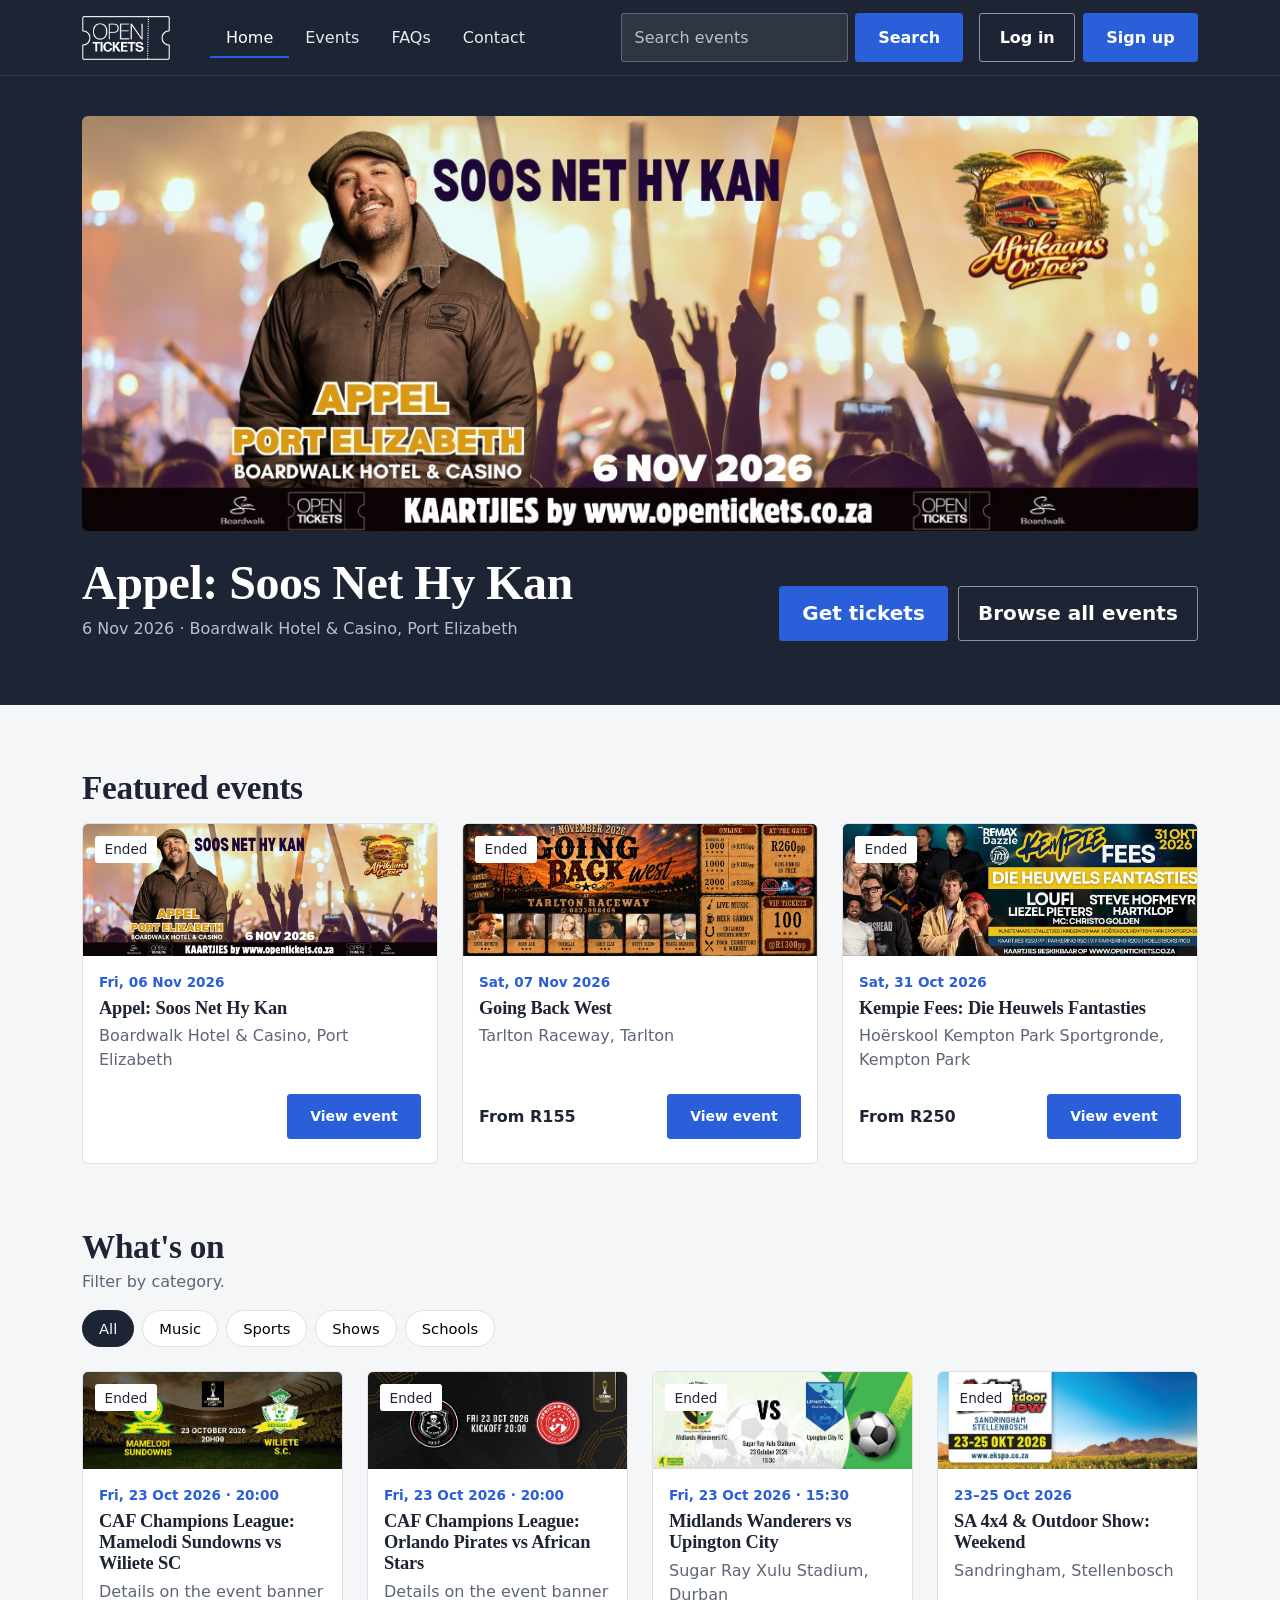
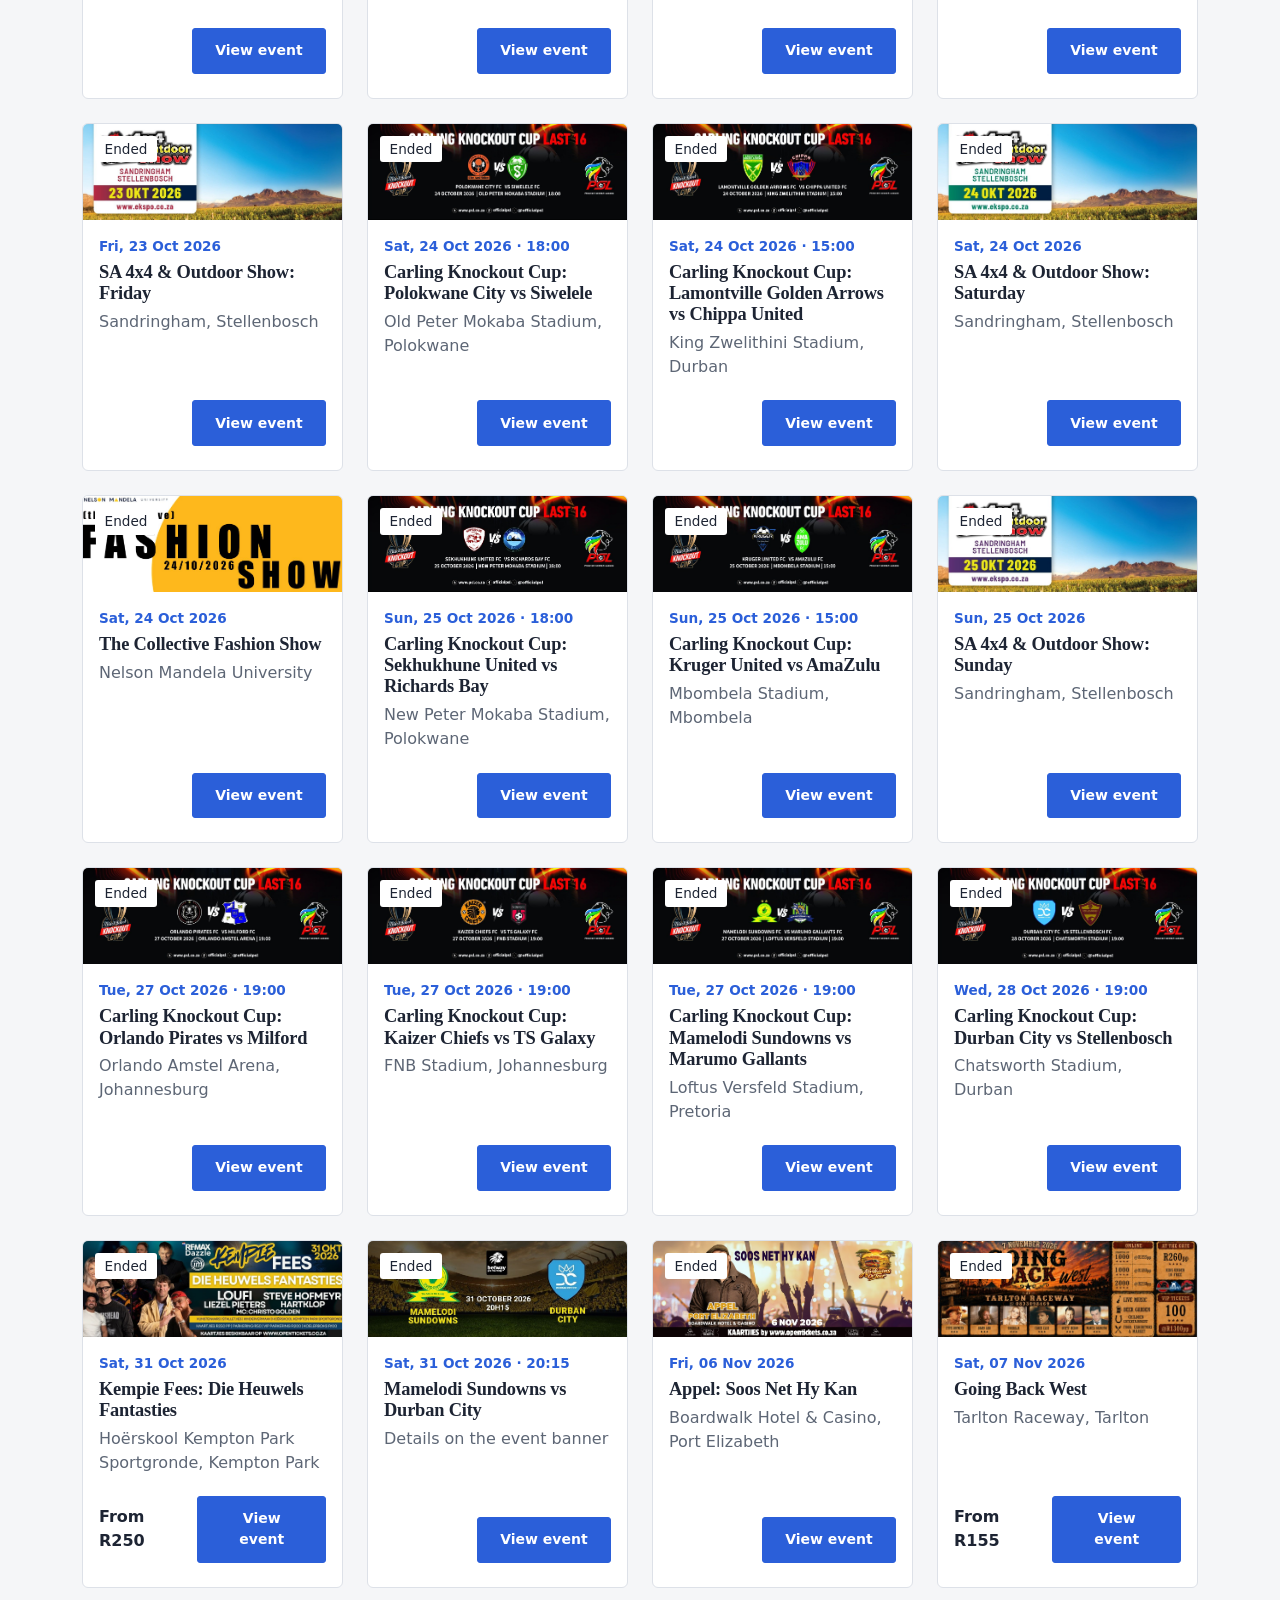
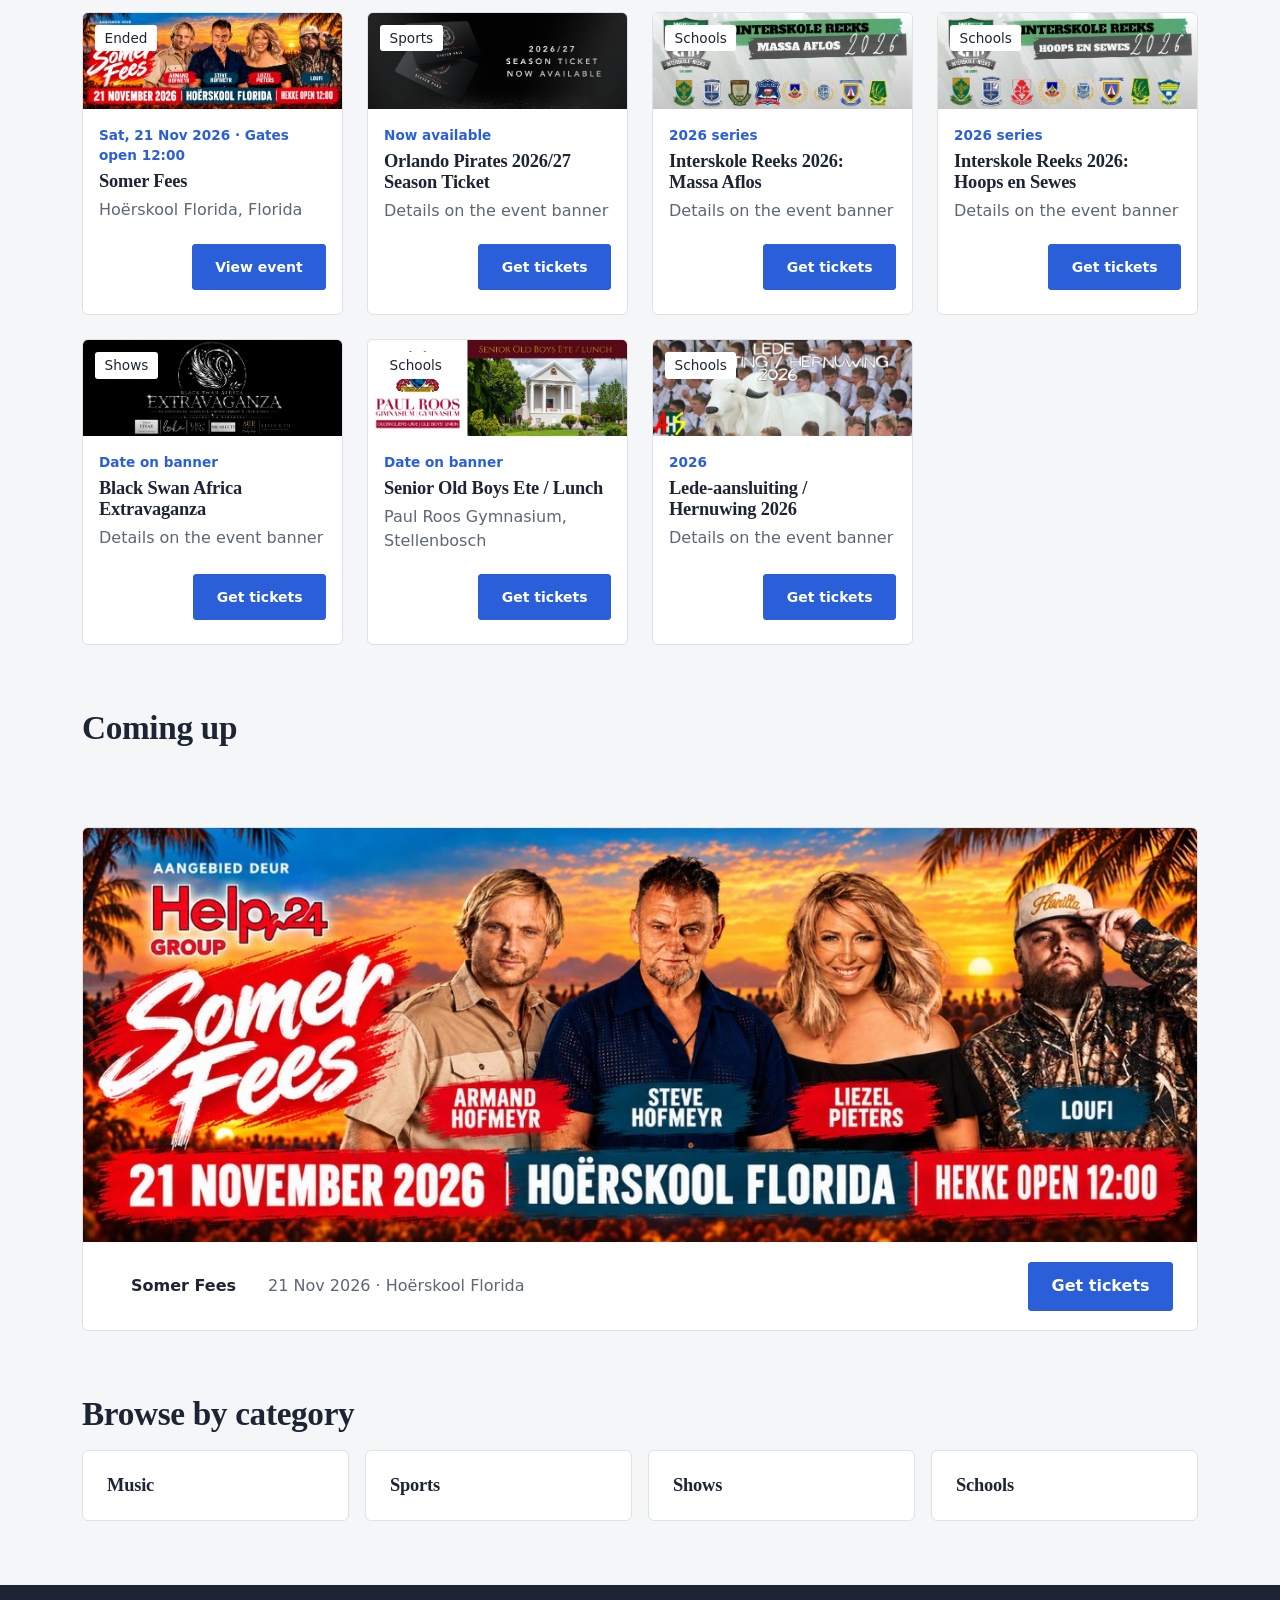
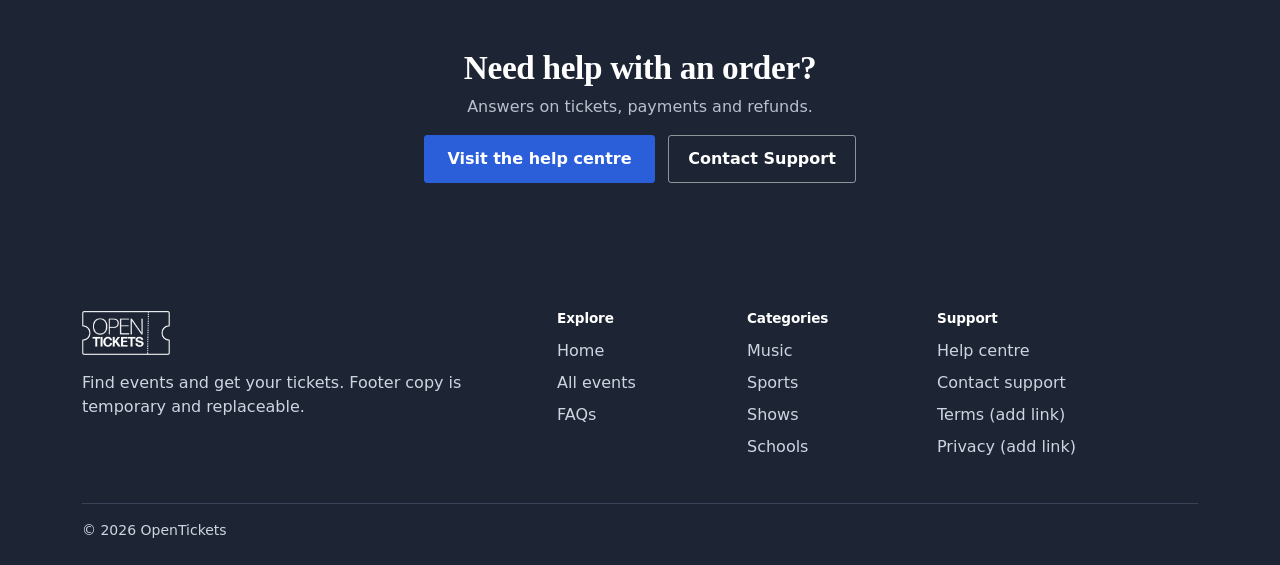
<file: index.html>
<!doctype html><html lang="en"><head><meta charset="utf-8"><meta name="viewport" content="width=device-width,initial-scale=1"><title>OpenTickets | Events and tickets</title><link rel="stylesheet" href="assets/css/bootstrap.min.css"><link rel="stylesheet" href="assets/css/variables.css"><link rel="stylesheet" href="assets/css/style.css"><link rel="stylesheet" href="assets/css/responsive.css"></head><body><a class="skip" href="#main">Skip to content</a><div id="site-header"></div><main id="main">
<section class="hero-ban" aria-label="Featured event"><div class="container"><a href="event-detail.html?id=1"><img src="assets/images/banners/hero-01.jpg" alt="Appel: Soos Net Hy Kan, Boardwalk Hotel and Casino, Port Elizabeth, 6 November 2026" width="1210" height="450"></a>
<div class="hero-info"><div><h1>Appel: Soos Net Hy Kan</h1><p>6 Nov 2026 · Boardwalk Hotel &amp; Casino, Port Elizabeth</p></div><div class="actions"><a class="btn btn-ot btn-lg" href="event-detail.html?id=1">Get tickets</a><a class="btn btn-ghost-light btn-lg" href="events.html">Browse all events</a></div></div></div></section>
<section class="section"><div class="container"><h2 class="mb-3">Featured events</h2><div class="ev-grid ev-grid--3" id="featured"></div></div></section>
<section class="section pt-0"><div class="container"><div class="mb-3"><h2 class="mb-1">What's on</h2><p class="muted m-0">Filter by category.</p></div>
<div class="chips" id="filters" role="group" aria-label="Filter events by category"><button class="chip is-active" data-filter="*" aria-pressed="true">All</button><button class="chip" data-filter="Music" aria-pressed="false">Music</button><button class="chip" data-filter="Sports" aria-pressed="false">Sports</button><button class="chip" data-filter="Shows" aria-pressed="false">Shows</button><button class="chip" data-filter="Schools" aria-pressed="false">Schools</button></div>
<div class="ev-grid" id="grid"></div></div></section>
<section class="section pt-0"><div class="container"><h2 class="mb-3">Coming up</h2><div class="ev-grid ev-grid--3" id="upcoming"></div></div></section>
<section class="section pt-0"><div class="container"><a class="promo-ban" href="event-detail.html?id=4"><img src="assets/images/events/event-04.jpg" alt="Somer Fees, Hoërskool Florida, 21 November 2026" loading="lazy" width="1210" height="486"><div><div><strong>Somer Fees</strong><br><span class="muted">21 Nov 2026 · Hoërskool Florida</span></div><span class="btn btn-ot">Get tickets</span></div></a></div></section>
<section class="section pt-0"><div class="container"><h2 class="mb-3">Browse by category</h2><div class="row g-3"><div class="col-6 col-md-3"><a class="cat-tile" href="events.html?cat=Music"><h3 class="m-0">Music</h3></a></div><div class="col-6 col-md-3"><a class="cat-tile" href="events.html?cat=Sports"><h3 class="m-0">Sports</h3></a></div><div class="col-6 col-md-3"><a class="cat-tile" href="events.html?cat=Shows"><h3 class="m-0">Shows</h3></a></div><div class="col-6 col-md-3"><a class="cat-tile" href="events.html?cat=Schools"><h3 class="m-0">Schools</h3></a></div></div></div></section>
<section class="section section--dark"><div class="container text-center"><h2>Need help with an order?</h2><p class="muted mb-3">Answers on tickets, payments and refunds.</p><a class="btn btn-ot" href="faqs.html">Visit the help centre</a> <a class="btn btn-ghost-light ms-sm-2" href="contact.html">Contact Support</a></div></section></main>
<div id="site-footer"></div><script src="assets/js/bootstrap.bundle.min.js"></script><script src="assets/js/main.js"></script><script src="assets/js/filters.js"></script><script>const S=OT.sorted();OT.render("#featured",[1,2,3].map(i=>OT.events[i-1]));OT.render("#grid",S);OT.render("#upcoming",S.filter(e=>e.date>=OT.today&&![1,2,3].includes(e.id)).slice(0,3))</script></body></html>
</file>
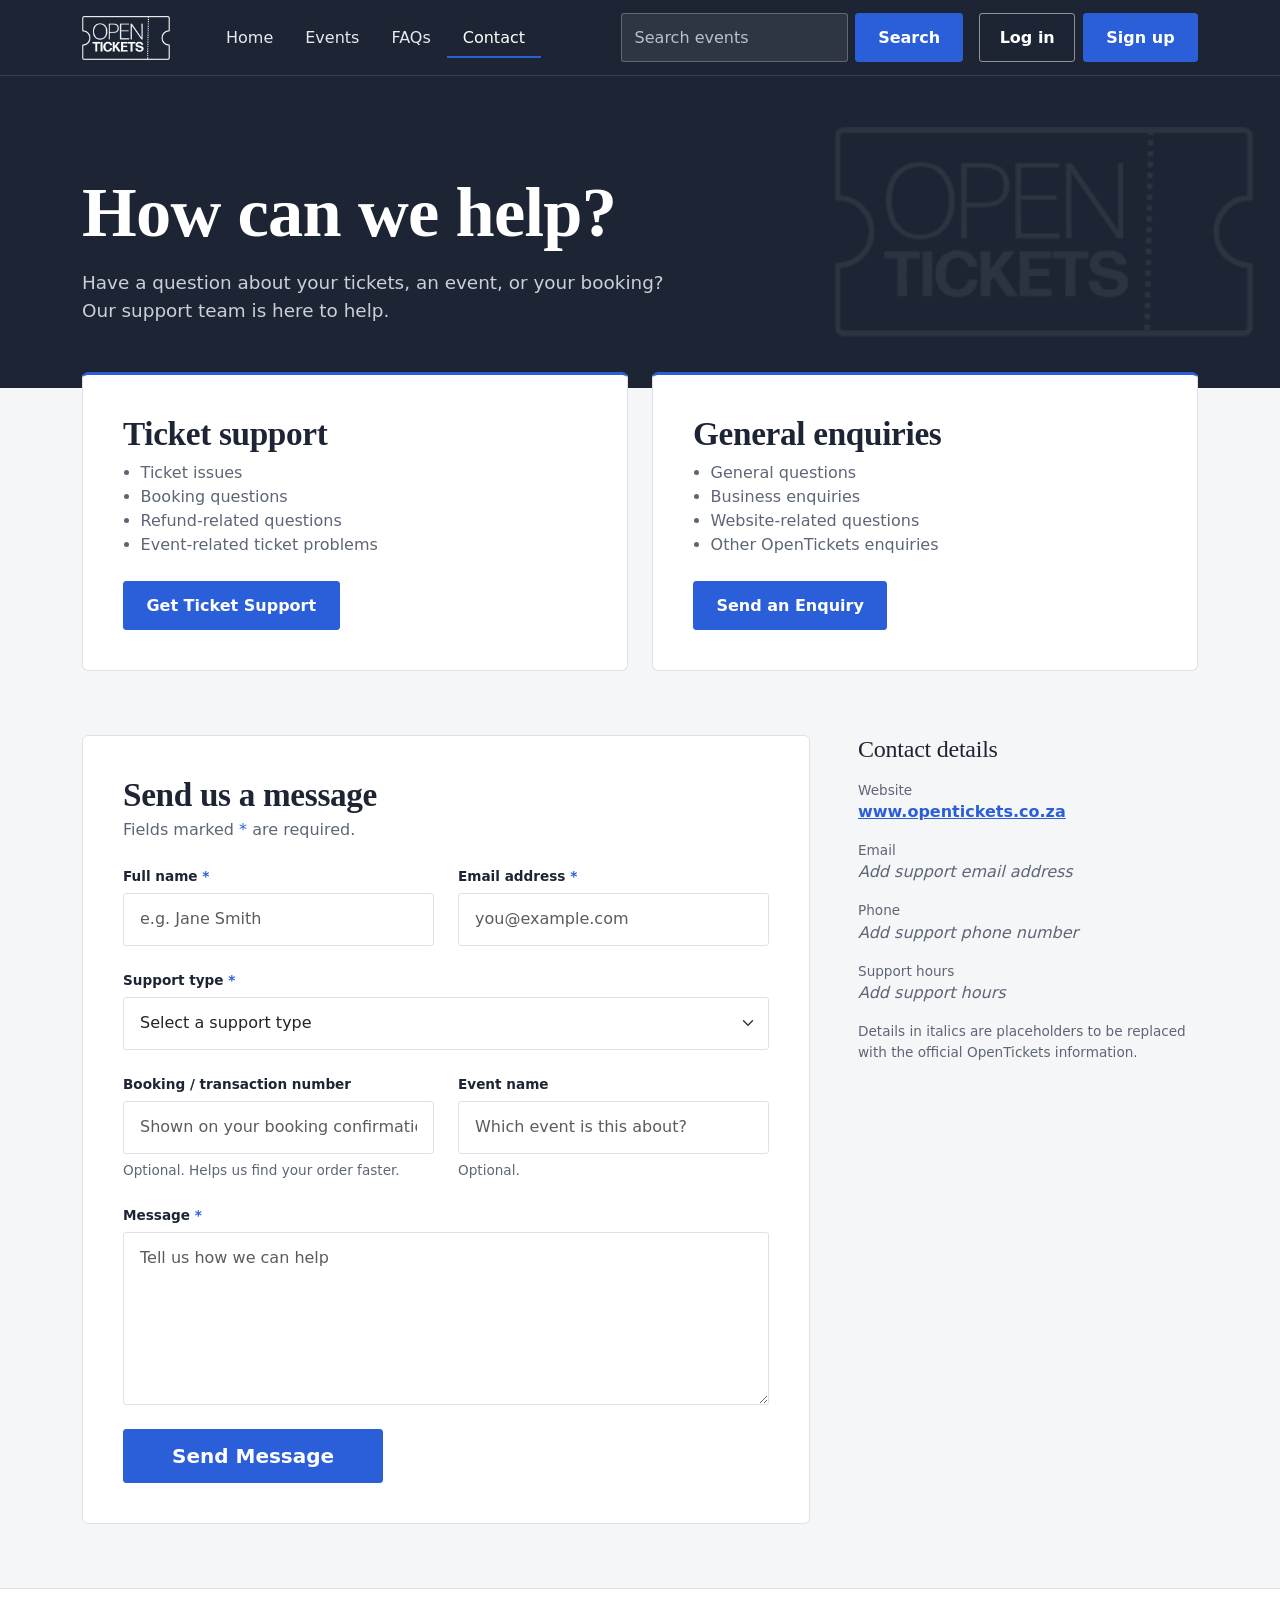
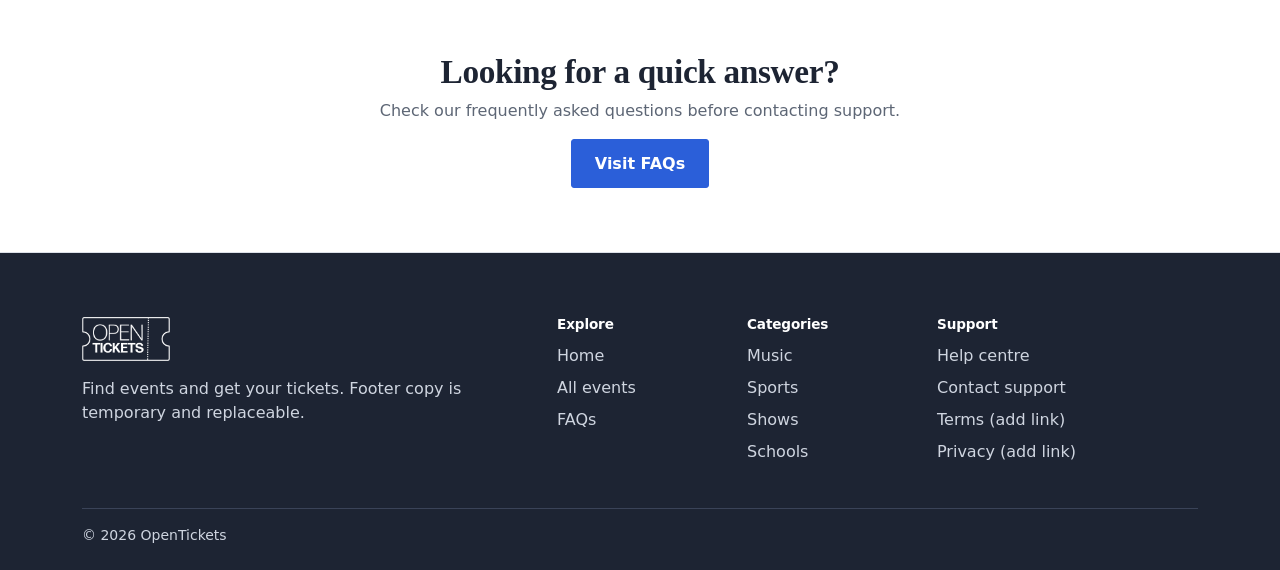
<file: contact.html>
<!doctype html><html lang="en"><head><meta charset="utf-8"><meta name="viewport" content="width=device-width,initial-scale=1"><title>Contact support | OpenTickets</title><link rel="stylesheet" href="assets/css/bootstrap.min.css"><link rel="stylesheet" href="assets/css/variables.css"><link rel="stylesheet" href="assets/css/style.css"><link rel="stylesheet" href="assets/css/responsive.css"></head><body><a class="skip" href="#main">Skip to content</a><div id="site-header"></div><main id="main">
<section class="contact-hero"><div class="container"><h1>How can we help?</h1><p>Have a question about your tickets, an event, or your booking? Our support team is here to help.</p></div></section>
<section class="support-cards" aria-label="Support options"><div class="container"><div class="row g-4">
<div class="col-md-6"><article class="support-card"><h2>Ticket support</h2><ul><li>Ticket issues</li><li>Booking questions</li><li>Refund-related questions</li><li>Event-related ticket problems</li></ul><a class="btn btn-ot" href="#contact-form" data-type="Ticket Support">Get Ticket Support</a></article></div>
<div class="col-md-6"><article class="support-card"><h2>General enquiries</h2><ul><li>General questions</li><li>Business enquiries</li><li>Website-related questions</li><li>Other OpenTickets enquiries</li></ul><a class="btn btn-ot" href="#contact-form" data-type="General Enquiry">Send an Enquiry</a></article></div>
</div></div></section>
<section class="section"><div class="container"><div class="row g-4 g-xl-5">
<div class="col-lg-8"><div class="contact-form-wrap">
<h2 id="form-title" class="mb-1">Send us a message</h2><p class="muted mb-4">Fields marked <span class="req" style="color:var(--accent-color)">*</span> are required.</p>
<form id="contact-form" class="contact-form" novalidate data-endpoint="" aria-labelledby="form-title">
<div class="row g-4">
<div class="col-md-6"><label for="c-name">Full name <span class="req" aria-hidden="true">*</span></label><input id="c-name" name="name" class="form-control" type="text" placeholder="e.g. Jane Smith" autocomplete="name" required aria-describedby="e-name"><p class="field-error" id="e-name" role="alert" hidden></p></div>
<div class="col-md-6"><label for="c-email">Email address <span class="req" aria-hidden="true">*</span></label><input id="c-email" name="email" class="form-control" type="email" placeholder="you@example.com" autocomplete="email" required aria-describedby="e-email"><p class="field-error" id="e-email" role="alert" hidden></p></div>
<div class="col-12"><label for="c-type">Support type <span class="req" aria-hidden="true">*</span></label><select id="c-type" name="type" class="form-select" required aria-describedby="e-type"><option value="">Select a support type</option><option>Ticket Support</option><option>General Enquiry</option><option>Event Question</option><option>Booking Issue</option><option>Refund Question</option><option>Other</option></select><p class="field-error" id="e-type" role="alert" hidden></p></div>
<div class="col-md-6"><label for="c-booking">Booking / transaction number</label><input id="c-booking" name="booking" class="form-control" type="text" placeholder="Shown on your booking confirmation" aria-describedby="h-booking"><p class="field-hint" id="h-booking">Optional. Helps us find your order faster.</p></div>
<div class="col-md-6"><label for="c-event">Event name</label><input id="c-event" name="event" class="form-control" type="text" placeholder="Which event is this about?"><p class="field-hint">Optional.</p></div>
<div class="col-12"><label for="c-msg">Message <span class="req" aria-hidden="true">*</span></label><textarea id="c-msg" name="message" class="form-control" rows="6" placeholder="Tell us how we can help" required aria-describedby="e-message"></textarea><p class="field-error" id="e-message" role="alert" hidden></p></div>
</div>
<div id="form-fail" class="alert alert-danger mt-4" role="alert" tabindex="-1" hidden>Your message could not be sent. Please try again in a moment.</div>
<button class="btn btn-ot btn-lg mt-4 px-5" type="submit">Send Message</button>
</form>
<div id="contact-success" class="contact-success" tabindex="-1" role="status" hidden><span class="tick" aria-hidden="true">✓</span><h2>Message Sent Successfully</h2><p class="muted mx-auto" style="max-width:46ch">Thank you for contacting OpenTickets. Our support team will review your message and get back to you.</p><p id="preview-note" class="auth-note mx-auto" style="max-width:46ch">Preview mode: no backend is connected yet, so nothing was actually sent. Set <code>data-endpoint</code> on the form to deliver messages.</p><button class="btn btn-line mt-2" id="send-another" type="button">Send another message</button></div>
</div></div>
<div class="col-lg-4"><aside class="contact-info" aria-labelledby="ci"><h2 class="h4" id="ci">Contact details</h2>
<dl><dt>Website</dt><dd><a href="https://www.opentickets.co.za" target="_blank" rel="noopener">www.opentickets.co.za</a></dd>
<dt>Email</dt><dd><span data-replace>Add support email address</span></dd>
<dt>Phone</dt><dd><span data-replace>Add support phone number</span></dd>
<dt>Support hours</dt><dd><span data-replace>Add support hours</span></dd></dl>
<p class="auth-note">Details in italics are placeholders to be replaced with the official OpenTickets information.</p></aside></div>
</div></div></section>
<section class="section faq-cta"><div class="container text-center"><h2>Looking for a quick answer?</h2><p class="muted mb-3">Check our frequently asked questions before contacting support.</p><a class="btn btn-ot" href="faqs.html">Visit FAQs</a></div></section>
</main>
<div id="site-footer"></div><script src="assets/js/bootstrap.bundle.min.js"></script><script src="assets/js/main.js"></script><script src="assets/js/contact.js"></script></body></html>
</file>
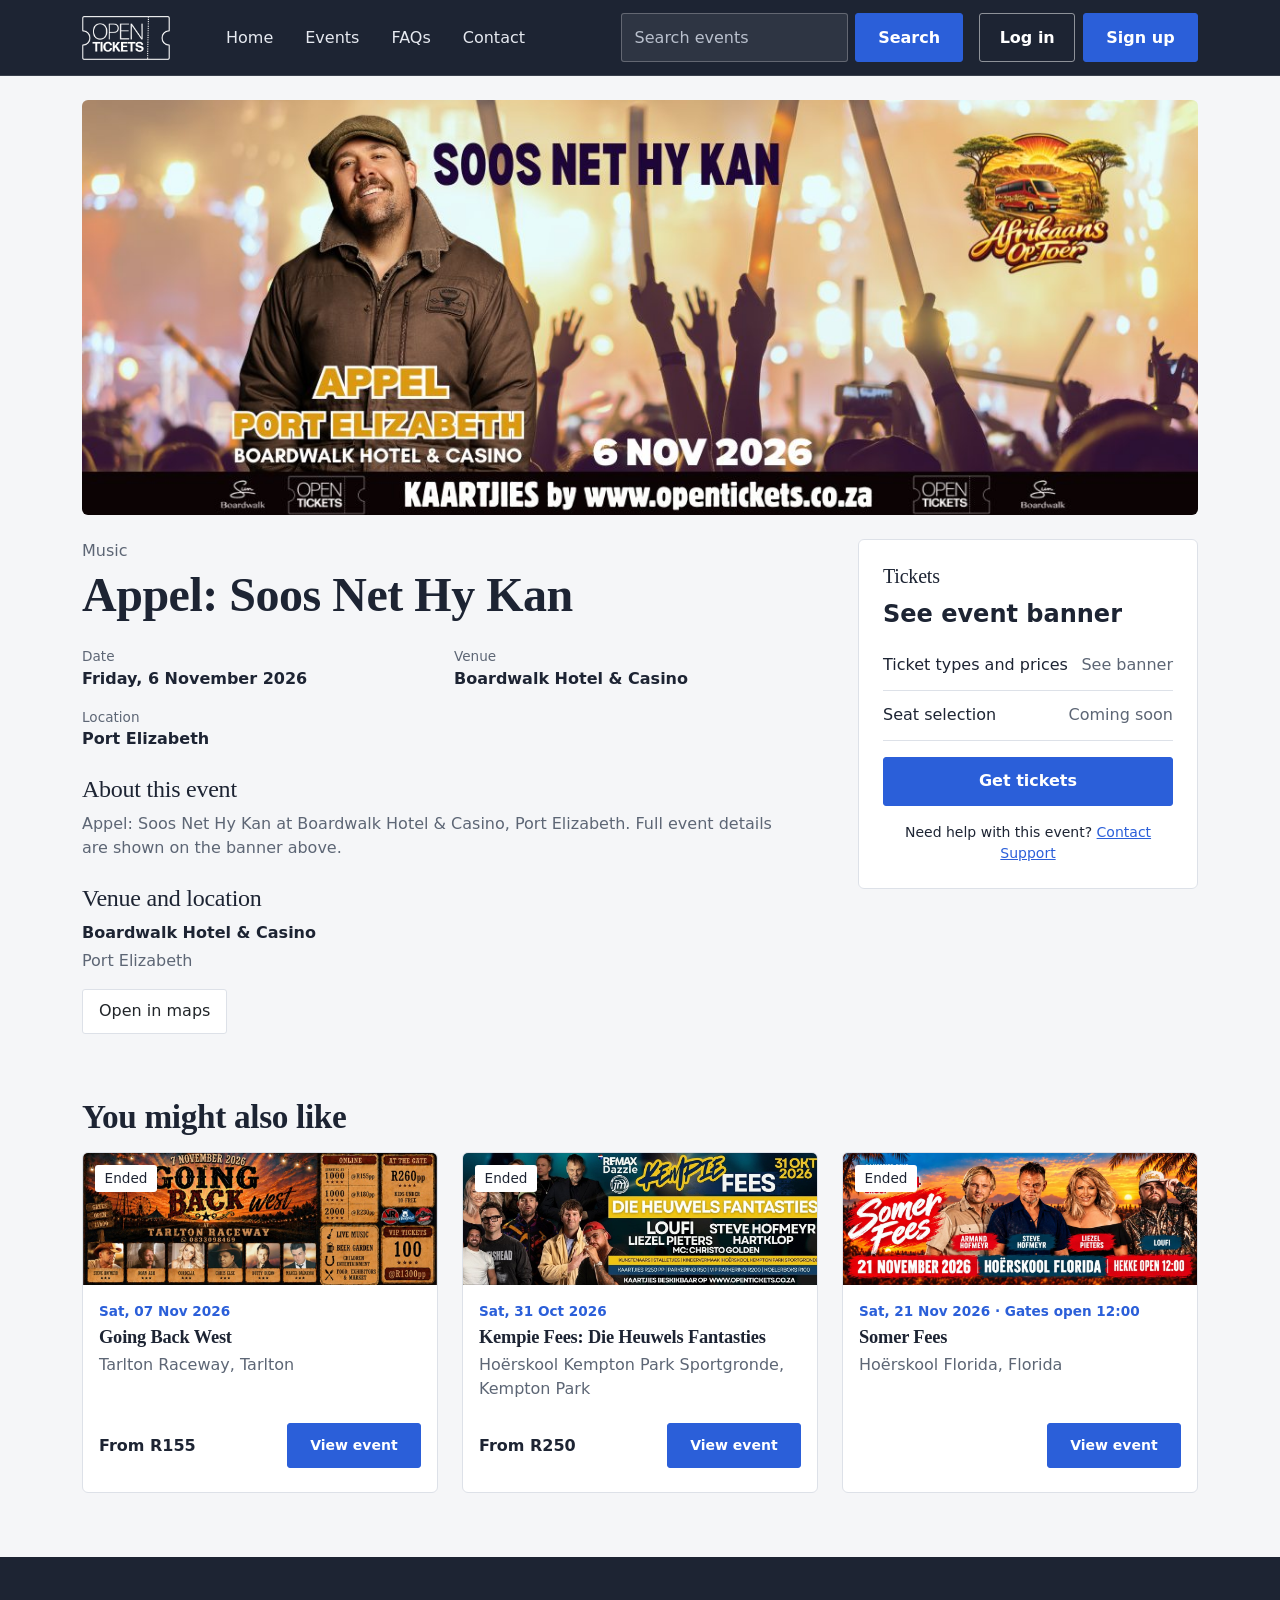
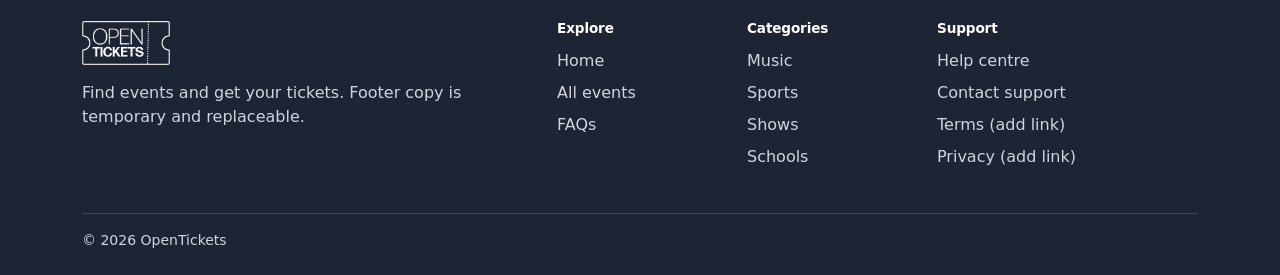
<file: event-detail.html>
<!doctype html><html lang="en"><head><meta charset="utf-8"><meta name="viewport" content="width=device-width,initial-scale=1"><title>Event | OpenTickets</title><link rel="stylesheet" href="assets/css/bootstrap.min.css"><link rel="stylesheet" href="assets/css/variables.css"><link rel="stylesheet" href="assets/css/style.css"><link rel="stylesheet" href="assets/css/responsive.css"></head><body><a class="skip" href="#main">Skip to content</a><div id="site-header"></div><main id="main"><div class="container pt-4"><img id="hero-img" class="d-hero w-100" alt="" width="1210" height="450"></div>
<div class="container section pt-4"><div class="row g-4 g-xl-5"><div class="col-lg-8"><p class="muted mb-1 js-cat"></p><h1 class="js-title mb-2"></h1>
<dl class="d-facts"><div data-fact><dt>Date</dt><dd class="js-date"></dd></div><div data-fact><dt>Time</dt><dd class="js-time"></dd></div><div data-fact><dt>Venue</dt><dd class="js-venue"></dd></div><div data-fact><dt>Location</dt><dd class="js-city"></dd></div></dl>
<h2 class="h4 mt-4">About this event</h2><p class="muted" style="max-width:70ch" id="desc"></p>
<section id="venue-sec"><h2 class="h4 mt-4">Venue and location</h2><p class="fw-semibold mb-1 js-venue"></p><p class="muted js-city"></p><a id="map-link" class="btn btn-line" href="#" target="_blank" rel="noopener">Open in maps</a></section></div>
<div class="col-lg-4"><aside class="buy-box" id="tickets" aria-labelledby="tk"><h2 class="h5" id="tk">Tickets</h2><p class="fs-4 fw-semibold js-price mb-2"></p>
<!-- FUTURE: ticket selection -> seat map -> checkout mounts inside #ticket-flow -->
<div id="ticket-flow"><div class="tier"><span>Ticket types and prices</span><span class="muted">See banner</span></div><div class="tier"><span>Seat selection</span><span class="muted">Coming soon</span></div></div>
<button class="btn btn-ot w-100 mt-3" type="button" onclick="alert('Checkout connects here (backend not included).')">Get tickets</button><p class="small mt-3 mb-0 text-center">Need help with this event? <a id="help-link" href="contact.html">Contact Support</a></p></aside></div></div></div>
<section class="section pt-0"><div class="container"><h2 class="mb-3">You might also like</h2><div class="ev-grid ev-grid--3" id="related"></div></div></section></main>
<div class="sticky-cta"><span class="fw-semibold js-price"></span><a class="btn btn-ot" href="#tickets">Get tickets</a></div>
<div id="site-footer"></div><script src="assets/js/bootstrap.bundle.min.js"></script><script src="assets/js/main.js"></script><script>(function(){const e=OT.events.find(x=>x.id==new URLSearchParams(location.search).get("id"))||OT.events[0];document.title=e.title+" | OpenTickets";document.body.classList.add("has-sticky");
const set=(c,v)=>document.querySelectorAll(c).forEach(n=>{n.textContent=v;if(!v){const p=n.closest("[data-fact]");p&&(p.hidden=true)}});set(".js-title",e.title);set(".js-cat",e.cat);set(".js-date",e.dl||(e.date?new Date(e.date+"T00:00").toLocaleDateString("en-ZA",{weekday:"long",day:"numeric",month:"long",year:"numeric"}):""));set(".js-time",e.t||"");set(".js-venue",e.venue||"");set(".js-city",e.city||"");set(".js-price",e.price?"From R"+e.price:"See event banner");
const im=document.getElementById("hero-img");im.src=OT.img(e);im.alt=e.title;document.getElementById("tickets").dataset.eventId=e.id;
if(!e.venue)document.getElementById("venue-sec").hidden=true;else document.getElementById("map-link").href="https://www.google.com/maps/search/?api=1&query="+encodeURIComponent(OT.where(e));
document.getElementById("help-link").href="contact.html?type=Event+Question&event="+encodeURIComponent(e.title);document.getElementById("desc").textContent=e.title+(OT.where(e)?" at "+OT.where(e):"")+". Full event details are shown on the banner above.";
OT.render("#related",OT.events.filter(x=>x.cat==e.cat&&x.id!=e.id).slice(0,3))})()</script></body></html>
</file>
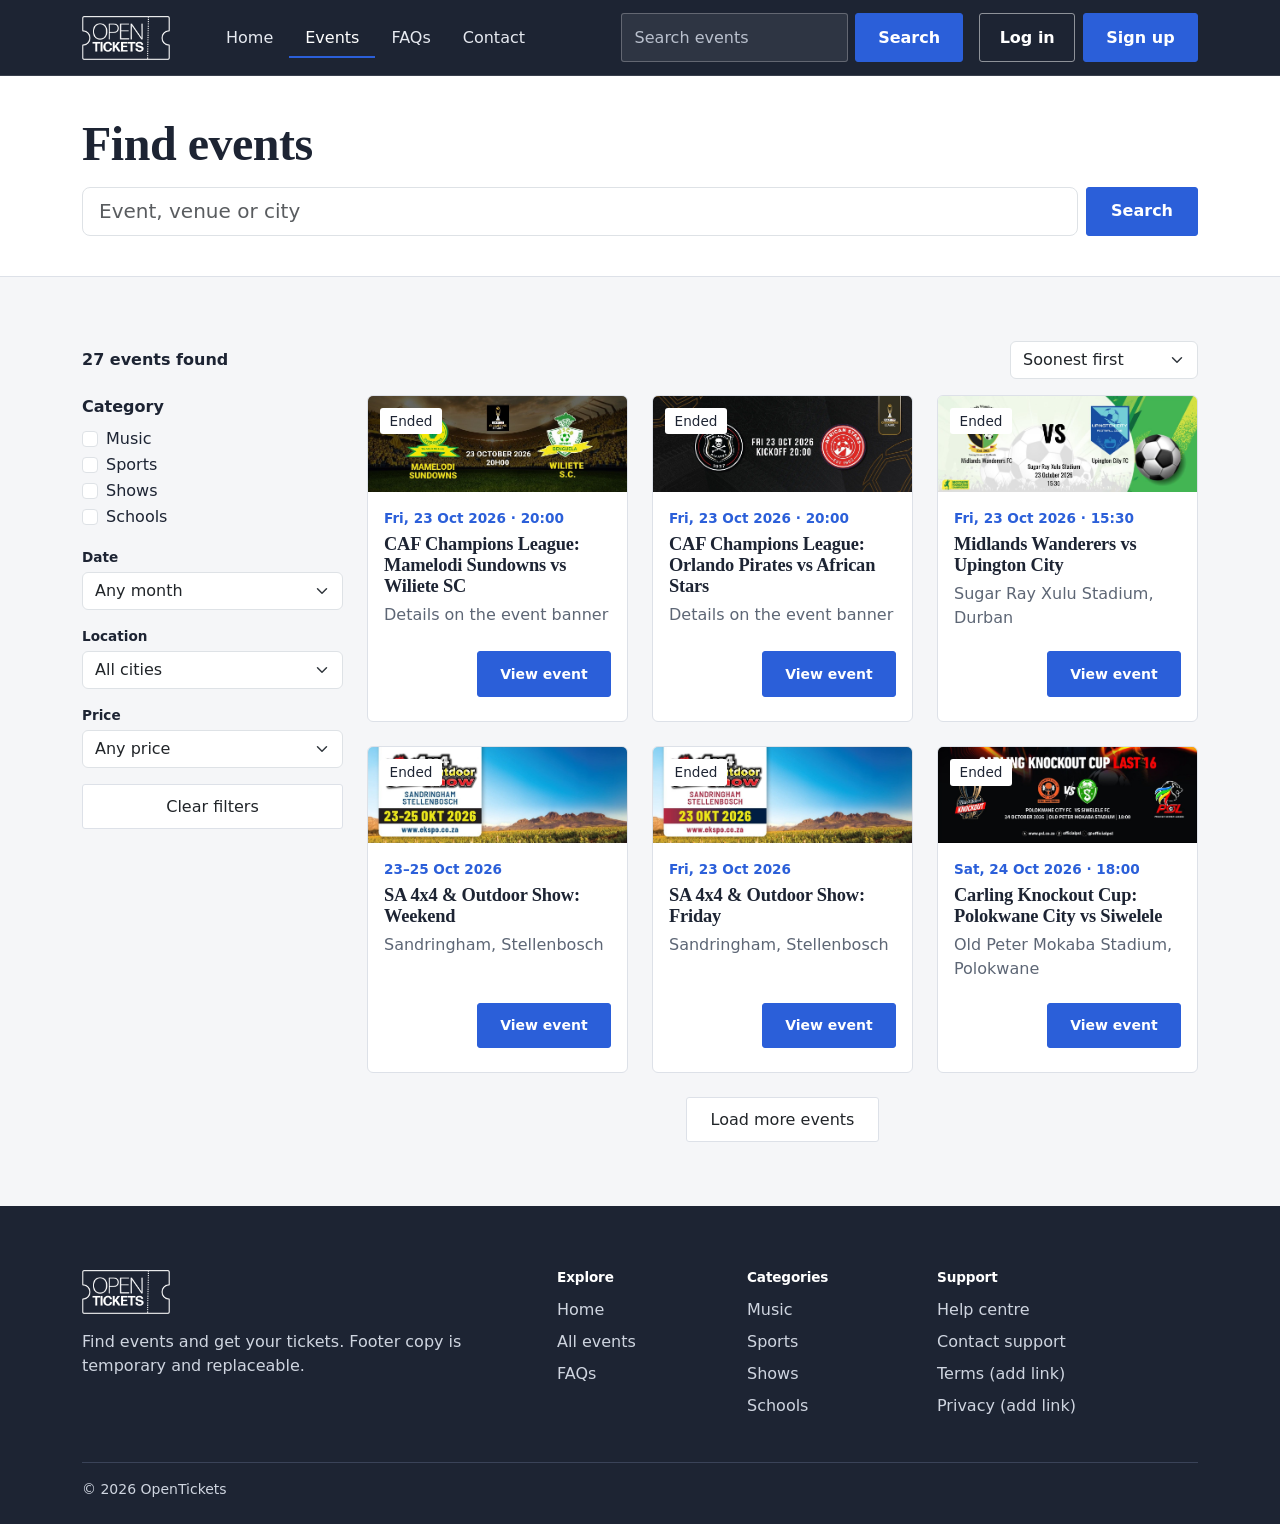
<file: events.html>
<!doctype html><html lang="en"><head><meta charset="utf-8"><meta name="viewport" content="width=device-width,initial-scale=1"><title>Find events | OpenTickets</title><link rel="stylesheet" href="assets/css/bootstrap.min.css"><link rel="stylesheet" href="assets/css/variables.css"><link rel="stylesheet" href="assets/css/style.css"><link rel="stylesheet" href="assets/css/responsive.css"></head><body><a class="skip" href="#main">Skip to content</a><div id="site-header"></div><main id="main"><div class="page-head"><div class="container"><h1 class="mb-3">Find events</h1><form id="search-form" class="d-flex gap-2" role="search"><input id="q" class="form-control form-control-lg" type="search" placeholder="Event, venue or city" aria-label="Search events"><button class="btn btn-ot px-4">Search</button></form></div></div>
<div class="container section"><div class="d-flex justify-content-between align-items-center mb-3 gap-2"><p id="count" class="m-0 fw-semibold" aria-live="polite"></p>
<div class="d-flex gap-2"><button class="btn btn-line d-lg-none" data-bs-toggle="offcanvas" data-bs-target="#filters-panel">Filters</button><label class="visually-hidden" for="sort">Sort</label><select id="sort" class="form-select d-none d-lg-block"><option value="date">Soonest first</option><option value="price-asc">Price: low to high</option><option value="price-desc">Price: high to low</option></select><label class="visually-hidden" for="sort-m">Sort</label><select id="sort-m" class="form-select d-lg-none"><option value="date">Soonest</option><option value="price-asc">Price: low</option><option value="price-desc">Price: high</option></select></div></div>
<div class="row g-4"><div class="col-lg-3"><div class="offcanvas-lg offcanvas-start" tabindex="-1" id="filters-panel" aria-labelledby="fp-title"><div class="offcanvas-header"><h2 class="h5 m-0" id="fp-title">Filters</h2><button class="btn-close" data-bs-dismiss="offcanvas" data-bs-target="#filters-panel" aria-label="Close"></button></div><div class="offcanvas-body d-block"><div class="filter-panel">
<fieldset><legend class="fs-6 fw-semibold">Category</legend><div class="form-check"><input class="form-check-input" type="checkbox" name="cat" value="Music" id="c1"><label for="c1">Music</label></div><div class="form-check"><input class="form-check-input" type="checkbox" name="cat" value="Sports" id="c2"><label for="c2">Sports</label></div><div class="form-check"><input class="form-check-input" type="checkbox" name="cat" value="Shows" id="c3"><label for="c3">Shows</label></div><div class="form-check"><input class="form-check-input" type="checkbox" name="cat" value="Schools" id="c4"><label for="c4">Schools</label></div></fieldset>
<label for="f-month">Date</label><select id="f-month" class="form-select"><option value="">Any month</option></select>
<label for="f-city">Location</label><select id="f-city" class="form-select"><option value="">All cities</option></select>
<label for="f-price">Price</label><select id="f-price" class="form-select"><option value="">Any price</option><option value="0-200">Up to R200</option><option value="201-9999">R201 and up</option></select>
<button class="btn btn-line w-100 mt-3 js-reset">Clear filters</button></div></div></div></div>
<div class="col-lg-9"><div class="ev-grid" id="results"></div><div class="empty" id="empty" hidden><h2 class="h4">No events found</h2><p class="muted">Try changing your search or filters.</p><button class="btn btn-ot js-reset">Reset search</button></div><div class="text-center mt-4"><button class="btn btn-line px-4" id="more" hidden>Load more events</button></div></div></div></div></main>
<div id="site-footer"></div><script src="assets/js/bootstrap.bundle.min.js"></script><script src="assets/js/main.js"></script><script src="assets/js/filters.js"></script></body></html>
</file>
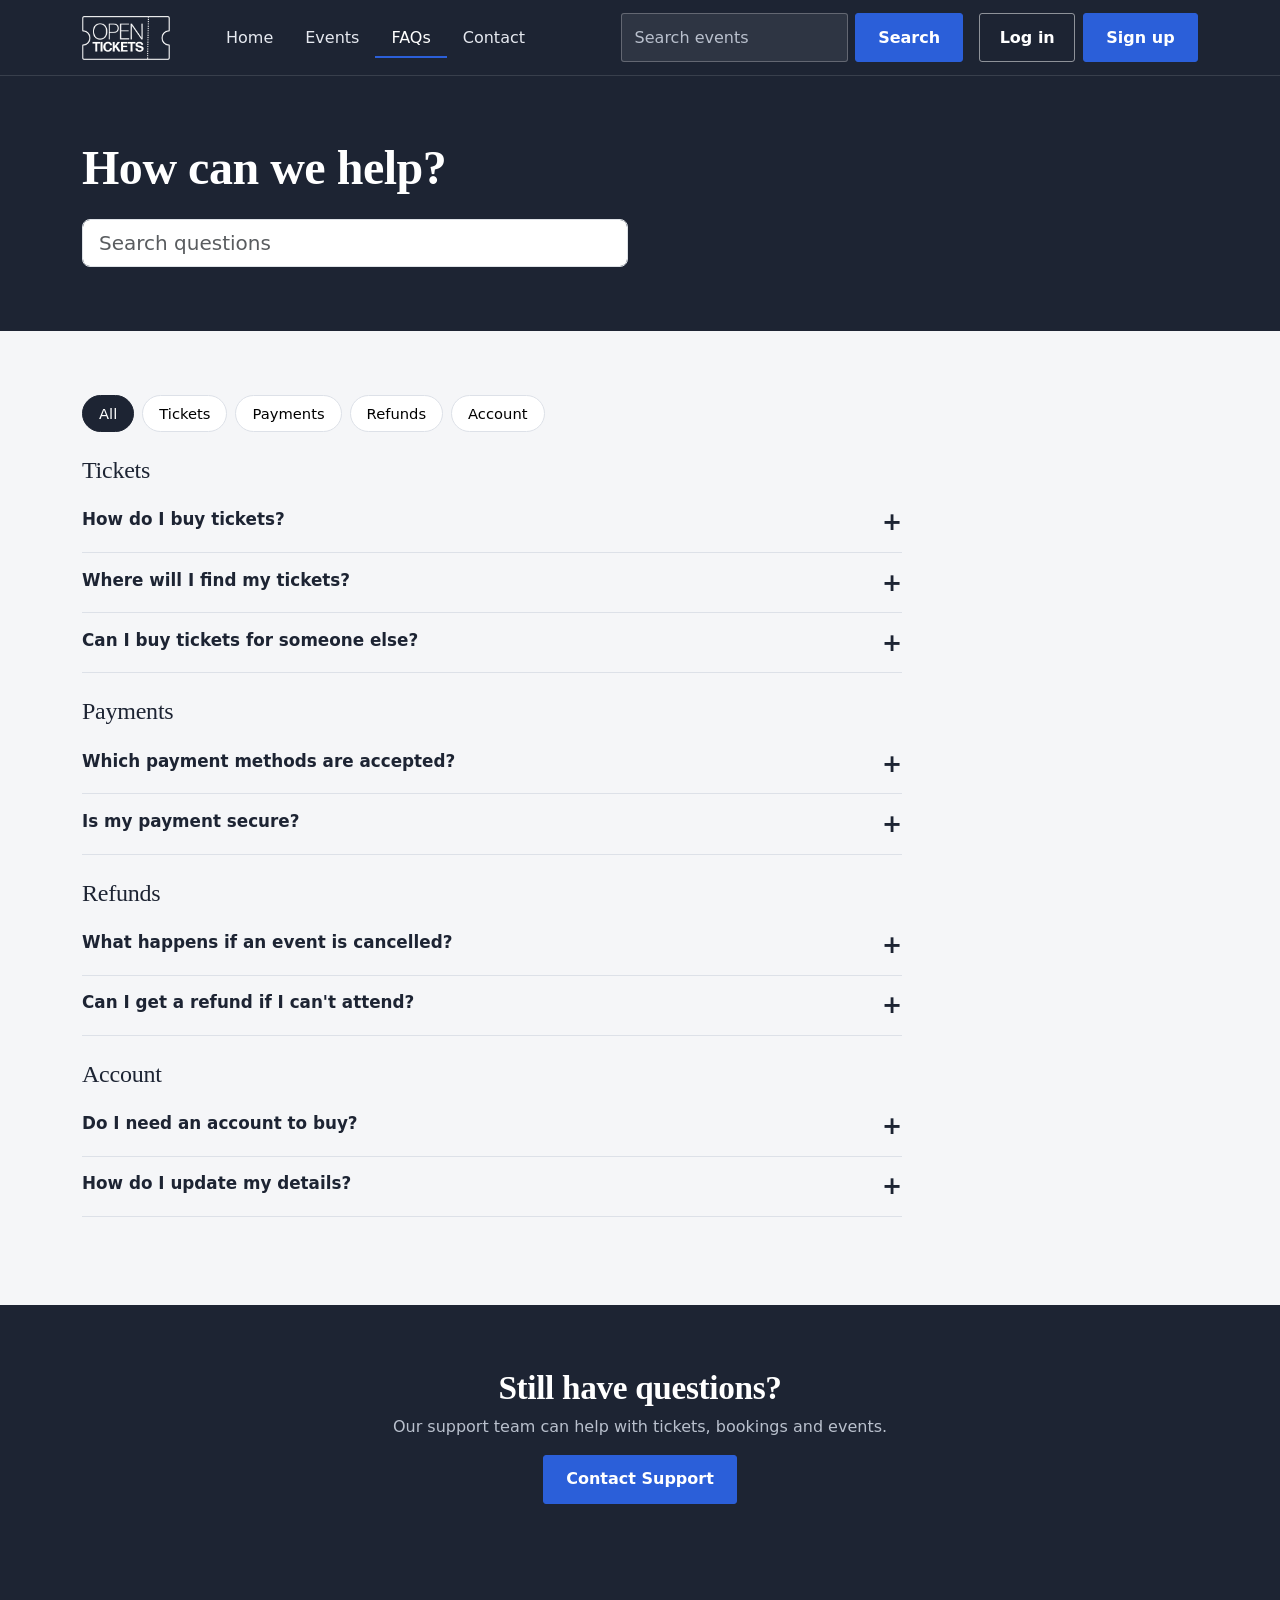
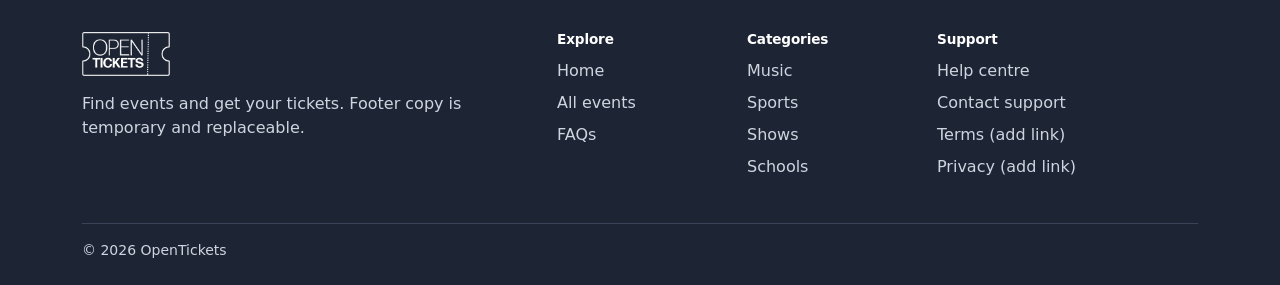
<file: faqs.html>
<!doctype html><html lang="en"><head><meta charset="utf-8"><meta name="viewport" content="width=device-width,initial-scale=1"><title>Help centre | OpenTickets</title><link rel="stylesheet" href="assets/css/bootstrap.min.css"><link rel="stylesheet" href="assets/css/variables.css"><link rel="stylesheet" href="assets/css/style.css"><link rel="stylesheet" href="assets/css/responsive.css"></head><body><a class="skip" href="#main">Skip to content</a><div id="site-header"></div><main id="main"><section class="faq-hero"><div class="container"><h1>How can we help?</h1><div class="row"><div class="col-md-7 col-lg-6"><label class="visually-hidden" for="faq-search">Search questions</label><input id="faq-search" type="search" class="form-control form-control-lg mt-3" placeholder="Search questions"></div></div></div></section>
<div class="container section"><div class="chips" id="faq-tabs" role="group" aria-label="FAQ categories"></div><div id="faq" style="max-width:820px"></div></div>
<section class="section section--dark" id="contact"><div class="container text-center"><h2>Still have questions?</h2><p class="muted">Our support team can help with tickets, bookings and events.</p><a class="btn btn-ot" href="contact.html">Contact Support</a></div></section></main>
<div id="site-footer"></div><script src="assets/js/bootstrap.bundle.min.js"></script><script src="assets/js/main.js"></script><script src="assets/js/faq.js"></script></body></html>
</file>
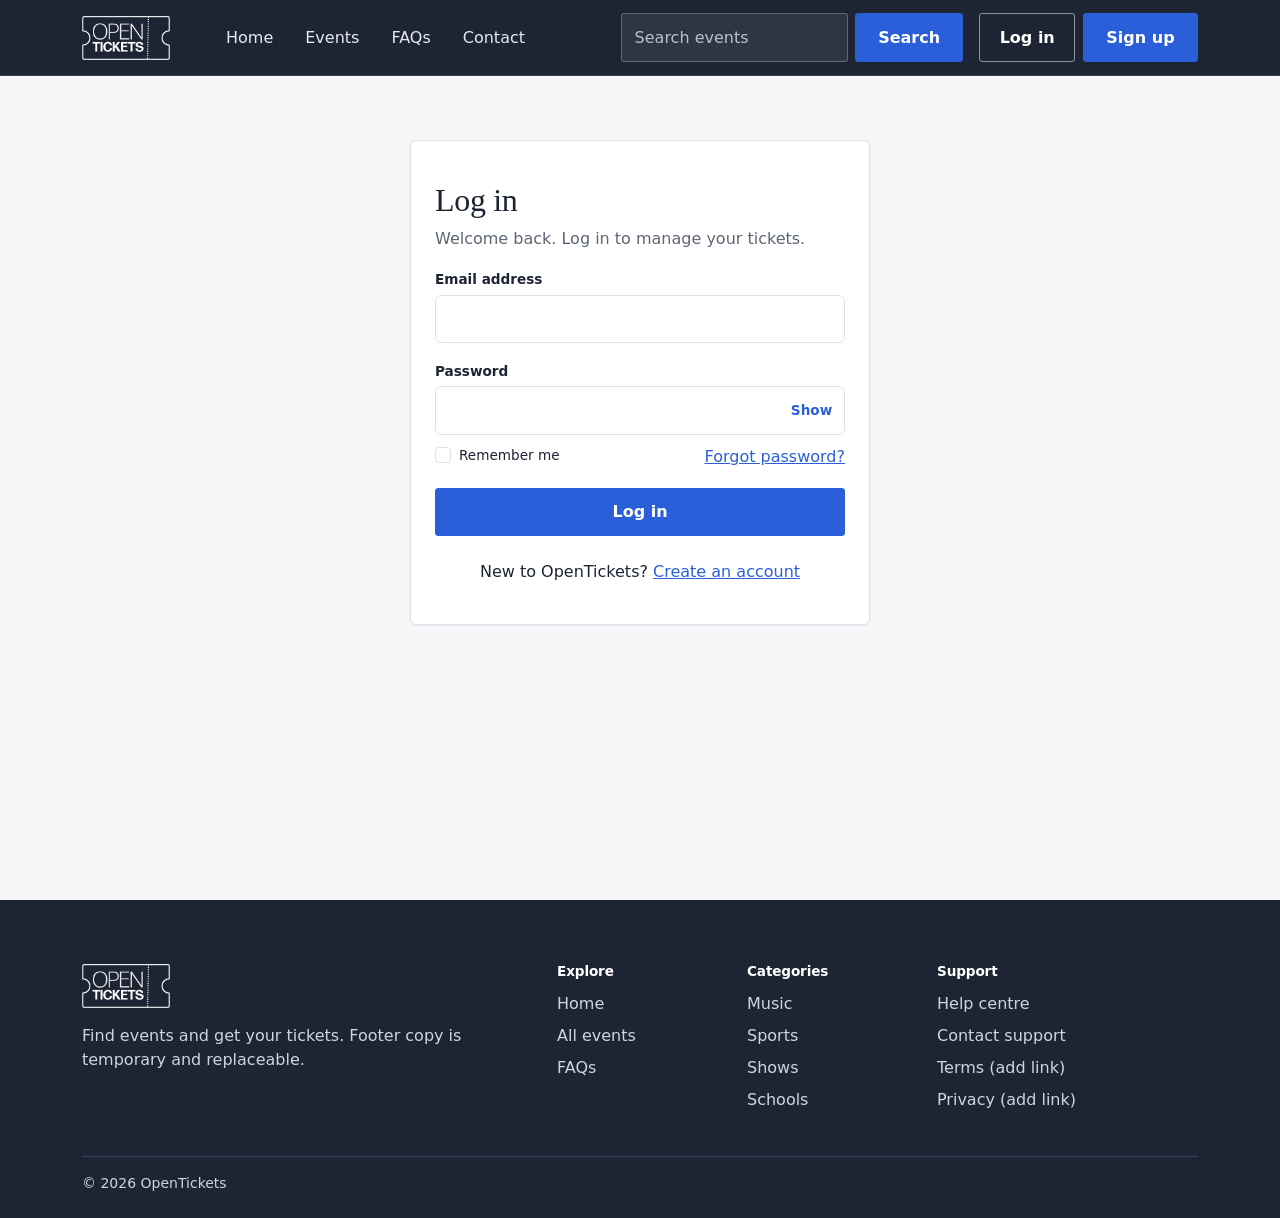
<file: login.html>
<!doctype html><html lang="en"><head><meta charset="utf-8"><meta name="viewport" content="width=device-width,initial-scale=1"><title>Log in | OpenTickets</title><link rel="stylesheet" href="assets/css/bootstrap.min.css"><link rel="stylesheet" href="assets/css/variables.css"><link rel="stylesheet" href="assets/css/style.css"><link rel="stylesheet" href="assets/css/responsive.css"></head><body><a class="skip" href="#main">Skip to content</a><div id="site-header"></div><main id="main" class="auth"><div class="container"><div class="auth-card">
<div id="login-box"><h1 class="h2">Log in</h1><p class="muted">Welcome back. Log in to manage your tickets.</p>
<form class="auth-form needs-validation" novalidate data-endpoint="" data-demo="Frontend demo: this form is not connected to a server yet.">
<div class="mb-3"><label for="l-email">Email address</label><input id="l-email" name="email" type="email" class="form-control" autocomplete="email" required><div class="invalid-feedback">Enter a valid email address.</div></div>
<div class="mb-2"><label for="l-pw">Password</label><div class="pw"><input id="l-pw" name="password" type="password" class="form-control" autocomplete="current-password" required><button type="button" data-toggle-pw="l-pw" aria-pressed="false">Show</button></div><div class="invalid-feedback">Enter your password.</div></div>
<div class="d-flex justify-content-between align-items-center mb-3"><div class="form-check"><input class="form-check-input" type="checkbox" id="remember" name="remember"><label class="fw-normal" for="remember">Remember me</label></div><a href="#" id="show-reset">Forgot password?</a></div>
<button class="btn btn-ot w-100" type="submit">Log in</button><div class="auth-msg" hidden role="status"></div></form>
<p class="text-center mt-4 mb-0">New to OpenTickets? <a href="signup.html">Create an account</a></p></div>
<div id="reset-box" hidden><h1 class="h2">Reset password</h1><p class="muted">Enter your email and we will send a reset link.</p>
<form class="auth-form needs-validation" novalidate data-demo="Frontend demo: reset emails are not sent until a server is connected.">
<div class="mb-3"><label for="reset-email">Email address</label><input id="reset-email" name="email" type="email" class="form-control" required><div class="invalid-feedback">Enter a valid email address.</div></div>
<button class="btn btn-ot w-100" type="submit">Send reset link</button><div class="auth-msg" hidden role="status"></div></form>
<p class="text-center mt-4 mb-0"><a href="#" id="back-login">Back to log in</a></p></div>
</div></div></main>
<div id="site-footer"></div><script src="assets/js/bootstrap.bundle.min.js"></script><script src="assets/js/main.js"></script><script src="assets/js/auth.js"></script></body></html>
</file>
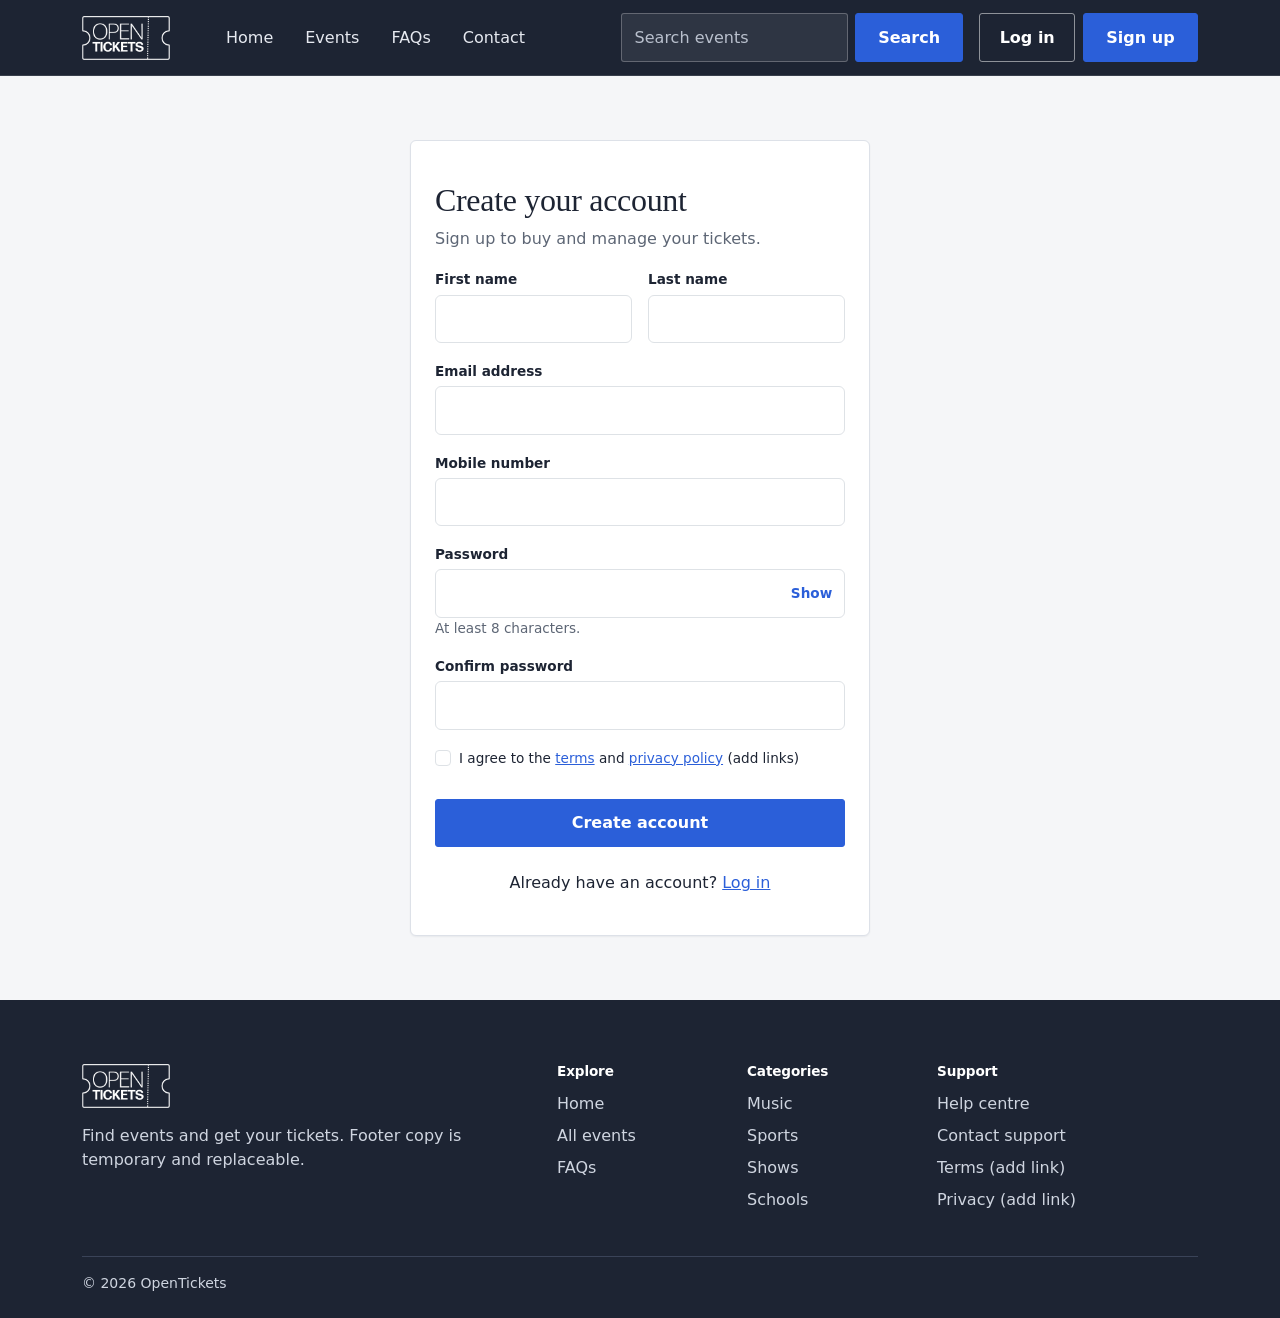
<file: signup.html>
<!doctype html><html lang="en"><head><meta charset="utf-8"><meta name="viewport" content="width=device-width,initial-scale=1"><title>Sign up | OpenTickets</title><link rel="stylesheet" href="assets/css/bootstrap.min.css"><link rel="stylesheet" href="assets/css/variables.css"><link rel="stylesheet" href="assets/css/style.css"><link rel="stylesheet" href="assets/css/responsive.css"></head><body><a class="skip" href="#main">Skip to content</a><div id="site-header"></div><main id="main" class="auth"><div class="container"><div class="auth-card">
<h1 class="h2">Create your account</h1><p class="muted">Sign up to buy and manage your tickets.</p>
<form class="auth-form needs-validation" novalidate data-endpoint="" data-demo="Frontend demo: this form is not connected to a server yet.">
<div class="row g-3"><div class="col-sm-6"><label for="s-fn">First name</label><input id="s-fn" name="first" class="form-control" autocomplete="given-name" required><div class="invalid-feedback">Required.</div></div>
<div class="col-sm-6"><label for="s-ln">Last name</label><input id="s-ln" name="last" class="form-control" autocomplete="family-name" required><div class="invalid-feedback">Required.</div></div>
<div class="col-12"><label for="s-email">Email address</label><input id="s-email" name="email" type="email" class="form-control" autocomplete="email" required><div class="invalid-feedback">Enter a valid email address.</div></div>
<div class="col-12"><label for="s-tel">Mobile number</label><input id="s-tel" name="mobile" type="tel" class="form-control" autocomplete="tel" pattern="[0-9+ ]{9,15}" required><div class="invalid-feedback">Enter a valid mobile number.</div></div>
<div class="col-12"><label for="s-pw">Password</label><div class="pw"><input id="s-pw" name="password" type="password" class="form-control" autocomplete="new-password" minlength="8" required aria-describedby="pw-h"><button type="button" data-toggle-pw="s-pw" aria-pressed="false">Show</button></div><div class="auth-note" id="pw-h">At least 8 characters.</div><div class="invalid-feedback">Password must be at least 8 characters.</div></div>
<div class="col-12"><label for="s-cf">Confirm password</label><input id="s-cf" name="confirm" type="password" class="form-control" autocomplete="new-password" required><div class="invalid-feedback">Passwords must match.</div></div>
<div class="col-12"><div class="form-check"><input class="form-check-input" type="checkbox" id="terms" required><label class="fw-normal" for="terms">I agree to the <a href="#">terms</a> and <a href="#">privacy policy</a> (add links)</label><div class="invalid-feedback">You must agree to continue.</div></div></div></div>
<button class="btn btn-ot w-100 mt-4" type="submit">Create account</button><div class="auth-msg" hidden role="status"></div></form>
<p class="text-center mt-4 mb-0">Already have an account? <a href="login.html">Log in</a></p></div></div></main>
<div id="site-footer"></div><script src="assets/js/bootstrap.bundle.min.js"></script><script src="assets/js/main.js"></script><script src="assets/js/auth.js"></script></body></html>
</file>
<file: assets/css/variables.css>
/* TEMPORARY neutral theme - NOT official OpenTickets colours. Replace values to retheme. */
:root{
--primary-color:#1d2433;--secondary-color:#4a5568;--accent-color:#2b5fd9;--accent-hover:#1f49ac;
--background-color:#f5f6f8;--surface-color:#fff;--text-color:#1d2433;--muted-text-color:#5d6675;
--border-color:#dde1e8;--success-color:#1f7a4d;--on-dark:#fff;
--font-display:"Iowan Old Style","Palatino Linotype",Georgia,serif;
--font-body:system-ui,-apple-system,"Segoe UI",Roboto,sans-serif;
--fs-display:clamp(2.4rem,5.5vw,4.4rem);--fs-h1:clamp(2rem,4vw,3rem);--fs-h2:clamp(1.5rem,2.6vw,2.1rem);--fs-h3:1.15rem;--fs-body:1rem;--fs-small:.85rem;
--space-1:.5rem;--space-2:1rem;--space-3:1.5rem;--space-4:2.5rem;--space-5:4rem;--space-6:6rem;
--radius-sm:3px;--radius-md:6px;--radius-lg:10px;
--shadow-sm:0 1px 2px rgba(20,28,45,.06);--shadow-md:0 8px 24px rgba(20,28,45,.12);
--transition-fast:.15s ease;--transition-normal:.3s ease;
--header-h:76px;--header-h-shrunk:58px;
}
</file>
<file: assets/css/style.css>
body{font-family:var(--font-body);font-size:var(--fs-body);color:var(--text-color);background:var(--background-color);padding-top:var(--header-h);overflow-x:hidden}
img{max-width:100%}h1,h2,h3,h4{font-family:var(--font-display);font-weight:600;letter-spacing:-.01em;line-height:1.15}
h1{font-size:var(--fs-h1)}h2{font-size:var(--fs-h2)}h3{font-size:var(--fs-h3)}a{color:var(--accent-color)}
:focus-visible{outline:3px solid var(--accent-color);outline-offset:2px}
.skip{position:absolute;left:-999px}.skip:focus{left:8px;top:8px;z-index:2000;background:#fff;padding:8px}
.section{padding-top:var(--space-5);padding-bottom:var(--space-5)}.section--dark{background:var(--primary-color);color:var(--on-dark)}
.muted{color:var(--muted-text-color)}.section--dark .muted{color:#b9c0cd}
.btn-ot{background:var(--accent-color);color:#fff;border:1px solid var(--accent-color);border-radius:var(--radius-sm);font-weight:600;padding:.7rem 1.4rem;transition:background var(--transition-fast)}
.btn-ot:hover{background:var(--accent-hover);border-color:var(--accent-hover);color:#fff}
.btn-ghost{border:1px solid currentColor;color:inherit;border-radius:var(--radius-sm);font-weight:600;padding:.7rem 1.4rem;background:transparent}
.btn-ghost:hover{background:rgba(255,255,255,.12);color:inherit}
.btn-line{border:1px solid var(--border-color);background:var(--surface-color);border-radius:var(--radius-sm);padding:.6rem 1rem}
.site-header{position:fixed;top:0;left:0;right:0;z-index:1030;background:var(--surface-color);border-bottom:1px solid var(--border-color);height:var(--header-h);transition:height var(--transition-normal),box-shadow var(--transition-normal)}
.site-header .navbar{height:100%;padding:0}.site-header .brand img{height:34px;transition:height var(--transition-normal);color:var(--primary-color)}
.is-shrunk .site-header{height:var(--header-h-shrunk);box-shadow:var(--shadow-sm)}.is-shrunk .brand img{height:26px}
.nav-link{color:var(--text-color);font-weight:500;padding:.5rem 1rem!important}.nav-link:hover,.nav-link.active{color:var(--accent-color)}
.nav-search{display:flex;gap:.4rem}.nav-search input{border:1px solid var(--border-color);border-radius:var(--radius-sm);padding:.45rem .8rem;min-width:200px}
@media(max-width:991.98px){.site-header .navbar-collapse{position:absolute;top:100%;left:0;right:0;background:var(--surface-color);padding:1rem;border-bottom:1px solid var(--border-color);max-height:calc(100vh - var(--header-h))}.nav-link{padding:.8rem 0!important}.nav-search input{flex:1;min-width:0}}
.hero{position:relative;color:#fff;min-height:min(62vh,540px);display:flex;align-items:flex-end;background:var(--primary-color) center/cover;padding:var(--space-5) 0 calc(var(--space-6) + 40px)}
.hero::before{content:"";position:absolute;inset:0;background:linear-gradient(90deg,rgba(15,20,32,.82),rgba(15,20,32,.15) 70%)}
.hero .container{position:relative}.hero h1{font-size:var(--fs-display);max-width:14ch}.hero p{max-width:46ch;font-size:1.1rem}
.hero-meta{font-size:var(--fs-small);margin-bottom:var(--space-2)}
.featured{margin-top:-90px;position:relative}
.ev-grid{display:grid;grid-template-columns:repeat(auto-fill,minmax(260px,1fr));gap:var(--space-3)}
.ev-grid--3{grid-template-columns:repeat(3,1fr)}
.card-ev{background:var(--surface-color);border:1px solid var(--border-color);border-radius:var(--radius-md);overflow:hidden;display:flex;flex-direction:column;transition:transform var(--transition-normal),box-shadow var(--transition-normal)}
.card-ev:hover{transform:translateY(-3px);box-shadow:var(--shadow-md)}
.card-ev__img{position:relative;display:block;aspect-ratio:3/2;overflow:hidden}.card-ev__img img{width:100%;height:100%;object-fit:cover;transition:transform .5s ease}.card-ev:hover img{transform:scale(1.04)}
.badge-cat{position:absolute;left:12px;top:12px;background:var(--surface-color);color:var(--text-color);font-size:var(--fs-small);padding:.2rem .6rem;border-radius:var(--radius-sm)}
.card-ev__body{padding:var(--space-2) var(--space-2) var(--space-3);display:flex;flex-direction:column;flex:1;gap:.35rem}
.card-ev time{color:var(--accent-color);font-weight:600;font-size:var(--fs-small)}.card-ev h3{margin:0}.card-ev h3 a{color:inherit;text-decoration:none}.card-ev h3 a:hover{color:var(--accent-color)}
.card-ev__foot{margin-top:auto;padding-top:var(--space-2);display:flex;justify-content:space-between;align-items:center;gap:.5rem}.price{font-weight:600}
.is-filtered-out{display:none!important}.card-ev.is-in{animation:in var(--transition-normal)}@keyframes in{from{opacity:0;transform:scale(.97)}}
.chips{display:flex;flex-wrap:wrap;gap:.5rem;margin-bottom:var(--space-3)}
.chip{border:1px solid var(--border-color);background:var(--surface-color);border-radius:999px;padding:.4rem 1rem;font-size:.92rem;transition:var(--transition-fast)}
.chip:hover{border-color:var(--accent-color)}.chip.is-active{background:var(--primary-color);color:#fff;border-color:var(--primary-color)}
.promo{background:var(--primary-color) center/cover;color:#fff;border-radius:var(--radius-md);padding:var(--space-5) var(--space-4);position:relative;overflow:hidden}
.promo::before{content:"";position:absolute;inset:0;background:rgba(15,20,32,.6)}.promo>*{position:relative}
.cat-tile{display:block;border:1px solid var(--border-color);background:var(--surface-color);border-radius:var(--radius-md);padding:var(--space-3);text-decoration:none;color:inherit;transition:var(--transition-fast)}.cat-tile:hover{border-color:var(--accent-color);color:var(--accent-color)}
.page-head{background:var(--surface-color);border-bottom:1px solid var(--border-color);padding:var(--space-4) 0}
.filter-panel label{font-weight:600;font-size:var(--fs-small);display:block;margin:var(--space-2) 0 .3rem}.filter-panel .form-check label{font-weight:400;font-size:var(--fs-body);display:inline;margin:0}
.empty{text-align:center;padding:var(--space-5) var(--space-2);background:var(--surface-color);border:1px dashed var(--border-color);border-radius:var(--radius-md)}
.d-hero{aspect-ratio:21/9;max-height:460px;width:100%;object-fit:cover;display:block}
.d-facts{display:grid;grid-template-columns:repeat(2,1fr);gap:var(--space-2);margin:var(--space-3) 0}.d-facts dt{font-size:var(--fs-small);color:var(--muted-text-color);font-weight:500}.d-facts dd{margin:0;font-weight:600}
.buy-box{background:var(--surface-color);border:1px solid var(--border-color);border-radius:var(--radius-md);padding:var(--space-3);position:sticky;top:calc(var(--header-h-shrunk) + 20px)}
.tier{display:flex;justify-content:space-between;padding:.8rem 0;border-bottom:1px solid var(--border-color)}
.sticky-cta{display:none}
.faq-hero{background:var(--primary-color);color:#fff;padding:var(--space-5) 0}
.faq-item{border-bottom:1px solid var(--border-color)}.faq-q{width:100%;text-align:left;background:none;border:0;padding:1.1rem 0;display:flex;justify-content:space-between;gap:1rem;font-weight:600;font-size:1.05rem;color:inherit;font-family:var(--font-body)}
.faq-q::after{content:"+";font-size:1.5rem;line-height:1}.faq-q[aria-expanded=true]::after{content:"\2212"}
.faq-a{display:grid;grid-template-rows:0fr;transition:grid-template-rows var(--transition-normal)}.faq-a.open{grid-template-rows:1fr}.faq-a>div{overflow:hidden}.faq-a p{padding-bottom:1.1rem;margin:0;color:var(--muted-text-color);max-width:70ch}
.site-footer{background:var(--primary-color);color:#cfd5e0;padding:var(--space-5) 0 var(--space-3)}.site-footer a{color:#cfd5e0;text-decoration:none}.site-footer a:hover{color:#fff;text-decoration:underline}.site-footer h2{font-family:var(--font-body);font-size:var(--fs-small);color:#fff;font-weight:600}.site-footer ul{list-style:none;padding:0;line-height:2}
@media(prefers-reduced-motion:reduce){*{transition:none!important;animation:none!important}html{scroll-behavior:auto!important}}
html{scroll-behavior:smooth}
/* ---- v2: dark header (logo is white), real banner ratios, hero, auth ---- */
.site-header{background:var(--primary-color);border-bottom-color:rgba(255,255,255,.12)}
.site-header .brand img{height:44px;width:auto;color:#fff}.is-shrunk .brand img{height:34px}
.site-header .nav-link{color:#e6e9f0}.site-header .nav-link:hover,.site-header .nav-link.active{color:#fff;box-shadow:inset 0 -2px 0 var(--accent-color)}
.site-header .navbar-toggler{filter:invert(1)}.nav-search input{min-width:150px;background:rgba(255,255,255,.08);border-color:rgba(255,255,255,.25);color:#fff}.nav-search input::placeholder{color:#b9c0cd}
.auth-btns{display:flex;gap:.5rem;margin-left:1rem}.btn-ghost-light{border:1px solid rgba(255,255,255,.5);color:#fff;border-radius:var(--radius-sm);font-weight:600;padding:.7rem 1.2rem}.btn-ghost-light:hover{background:rgba(255,255,255,.12);color:#fff}
@media(max-width:991.98px){.site-header .navbar-collapse{background:var(--primary-color)}.auth-btns{margin:1rem 0 0}.auth-btns .btn{flex:1}.nav-search{margin-top:.5rem}}
.card-ev__img{aspect-ratio:1210/450;background:var(--primary-color)}
.hero-ban{background:var(--primary-color);color:#fff;padding:var(--space-4) 0 var(--space-5)}
.hero-ban img{display:block;width:100%;aspect-ratio:1210/450;object-fit:cover;border-radius:var(--radius-md)}
.hero-info{display:flex;flex-wrap:wrap;justify-content:space-between;align-items:flex-end;gap:var(--space-2) var(--space-3);margin-top:var(--space-3)}
.hero-info h1{font-size:var(--fs-h1);margin:0}.hero-info p{margin:.4rem 0 0;color:#b9c0cd}.hero-info .actions{display:flex;gap:.6rem;flex-wrap:wrap}
.promo-ban{display:block;border-radius:var(--radius-md);overflow:hidden;border:1px solid var(--border-color);background:var(--surface-color);text-decoration:none;color:inherit}.promo-ban img{width:100%;display:block;aspect-ratio:1210/450;object-fit:cover}.promo-ban div{padding:var(--space-2) var(--space-3);display:flex;justify-content:space-between;align-items:center;gap:var(--space-2);flex-wrap:wrap}
.d-hero{aspect-ratio:1210/450;max-height:none;border-radius:var(--radius-md)}
.auth{padding:var(--space-5) 0;min-height:calc(100vh - var(--header-h))}.auth-card{max-width:460px;margin:0 auto;background:var(--surface-card,var(--surface-color));border:1px solid var(--border-color);border-radius:var(--radius-md);padding:var(--space-4) var(--space-3);box-shadow:var(--shadow-sm)}
.auth-card .form-control{padding:.7rem .85rem}.auth-card label{font-weight:600;font-size:var(--fs-small);margin-bottom:.3rem}
.pw{position:relative}.pw .form-control{padding-right:4.5rem}.pw button{position:absolute;right:.4rem;top:50%;transform:translateY(-50%);background:none;border:0;font-size:var(--fs-small);font-weight:600;color:var(--accent-color);padding:.4rem}
.auth-note{font-size:var(--fs-small);color:var(--muted-text-color)}
.hero-ban img,.promo-ban img,.d-hero{height:auto}
/* ---- contact page ---- */
.contact-hero{position:relative;background:var(--primary-color);color:#fff;padding:var(--space-6) 0 var(--space-5);overflow:hidden}
.contact-hero::after{content:"";position:absolute;right:max(2vw,0px);top:50%;width:min(36vw,420px);aspect-ratio:286/150;transform:translateY(-50%);background:url(../images/logo/logo.png) center/contain no-repeat;opacity:.07;pointer-events:none}
.contact-hero .container{position:relative}.contact-hero h1{font-size:var(--fs-display);margin-bottom:var(--space-2)}.contact-hero p{max-width:52ch;font-size:1.15rem;color:#c9cfdb;margin:0}
.support-cards{margin-top:calc(var(--space-4) * -1);position:relative}
.support-card{height:100%;background:var(--surface-color);border:1px solid var(--border-color);border-top:3px solid var(--accent-color);border-radius:var(--radius-md);padding:var(--space-4);display:flex;flex-direction:column;transition:box-shadow var(--transition-normal),transform var(--transition-normal)}
.support-card:hover{box-shadow:var(--shadow-md);transform:translateY(-2px)}.support-card h2{font-size:var(--fs-h2)}.support-card ul{padding-left:1.1rem;color:var(--muted-text-color);margin:0 0 var(--space-3)}.support-card .btn{margin-top:auto;align-self:flex-start}
.contact-form-wrap{background:var(--surface-color);border:1px solid var(--border-color);border-radius:var(--radius-md);padding:var(--space-4)}
.contact-form label{font-weight:600;font-size:var(--fs-small);margin-bottom:.4rem;display:block}.contact-form .req{color:var(--accent-color)}
.contact-form .form-control,.contact-form .form-select{padding:.85rem 1rem;border-color:var(--border-color);border-radius:var(--radius-sm);background-color:var(--surface-color);transition:border-color var(--transition-fast),box-shadow var(--transition-fast)}
.contact-form .form-control:focus,.contact-form .form-select:focus{border-color:var(--accent-color);box-shadow:0 0 0 3px rgba(43,95,217,.2)}
.contact-form .is-invalid{border-color:#b3261e;background-image:none}.contact-form .is-invalid:focus{box-shadow:0 0 0 3px rgba(179,38,30,.2)}
.field-error{color:#b3261e;font-size:var(--fs-small);margin:.4rem 0 0}.field-hint{font-size:var(--fs-small);color:var(--muted-text-color);margin:.4rem 0 0}
.contact-success{text-align:center;padding:var(--space-5) var(--space-3);animation:in var(--transition-normal)}.contact-success .tick{width:64px;height:64px;border-radius:50%;background:var(--success-color);color:#fff;display:inline-flex;align-items:center;justify-content:center;font-size:2rem;margin-bottom:var(--space-3)}
.contact-info dt{font-size:var(--fs-small);color:var(--muted-text-color);font-weight:500;margin-top:var(--space-2)}.contact-info dd{margin:0;font-weight:600}.contact-info [data-replace]{font-weight:400;color:var(--muted-text-color);font-style:italic}
.faq-cta{background:var(--surface-color);border-top:1px solid var(--border-color);border-bottom:1px solid var(--border-color)}
</file>
<file: assets/css/responsive.css>
@media(max-width:991.98px){.section{padding-top:var(--space-4);padding-bottom:var(--space-4)}.buy-box{position:static}.featured{margin-top:-70px}.ev-grid--3{grid-template-columns:repeat(2,1fr)}.sticky-cta{display:flex}body.has-sticky{padding-bottom:76px}
.sticky-cta{position:fixed;bottom:0;left:0;right:0;z-index:1020;background:var(--surface-color);border-top:1px solid var(--border-color);padding:.75rem 1rem;justify-content:space-between;align-items:center;gap:1rem}}
@media(max-width:767.98px){.ev-grid--3{grid-template-columns:1fr}.hero{min-height:380px;padding-bottom:110px}.d-hero{aspect-ratio:16/10}.promo{padding:var(--space-4) var(--space-3)}}
@media(max-width:575.98px){:root{--header-h:64px;--header-h-shrunk:54px}.ev-grid{grid-template-columns:1fr}.hero .btn{width:100%;margin-bottom:.5rem}.d-facts{grid-template-columns:1fr}}
@media(max-width:767.98px){.hero-ban{padding:var(--space-3) 0 var(--space-4)}.hero-ban img{border-radius:var(--radius-sm)}.hero-info .actions{width:100%}.hero-info .actions .btn{flex:1}.d-hero{aspect-ratio:1210/450}}
@media(max-width:575.98px){.auth{padding:var(--space-3) 0}.auth-card{border:0;box-shadow:none;background:transparent;padding:var(--space-2) 0}}
@media(max-width:991.98px){.contact-hero{padding:var(--space-5) 0 calc(var(--space-5) + 20px)}.contact-hero::after{opacity:.05}}
@media(max-width:575.98px){.contact-hero p{font-size:1.05rem}.support-card{padding:var(--space-3)}.support-card .btn,.contact-form .btn,.faq-cta .btn{width:100%;align-self:stretch}.contact-form-wrap{padding:var(--space-3) var(--space-2);border-left:0;border-right:0;border-radius:0;margin:0 -12px}.contact-form .form-control,.contact-form .form-select{font-size:16px;min-height:48px}}
</file>
